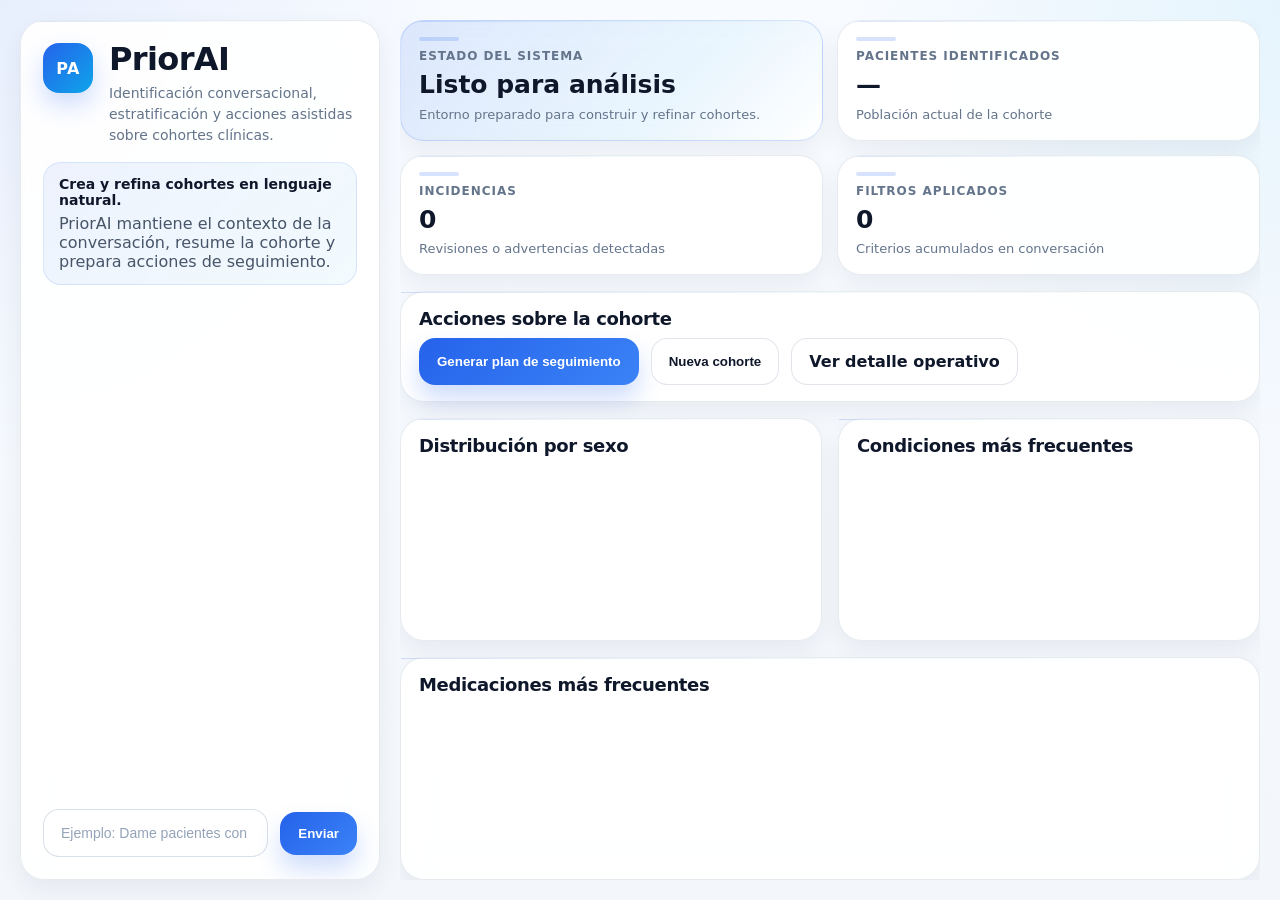
<file: frontend/index.html>
<!DOCTYPE html>
<html lang="es">
<head>
  <meta charset="UTF-8" />
  <meta name="viewport" content="width=device-width, initial-scale=1.0" />
  <title>PriorAI</title>
  <link rel="stylesheet" href="./styles.css" />
  <script src="https://cdn.plot.ly/plotly-2.35.2.min.js"></script>
</head>
<body>
  <div class="app main-app">
    <aside class="chat-column">
      <div class="panel conversation-panel">
        <div class="panel-header brand-header">
          <div class="brand-mark">PA</div>
          <div>
            <h1>PriorAI</h1>
            <p class="subtitle">
              Identificación conversacional, estratificación y acciones asistidas sobre cohortes clínicas.
            </p>
          </div>
        </div>

        <div class="hero-note compact-hero-note">
          <strong>Crea y refina cohortes en lenguaje natural.</strong>
          <span>
            PriorAI mantiene el contexto de la conversación, resume la cohorte y prepara acciones de seguimiento.
          </span>
        </div>

        <div id="chat-messages" class="chat-messages"></div>

        <form id="chat-form" class="chat-form">
          <input
            id="chat-input"
            type="text"
            placeholder="Ejemplo: Dame pacientes con diabetes."
            autocomplete="off"
          />
          <button type="submit">Enviar</button>
        </form>
      </div>
    </aside>

    <main class="dashboard-column dashboard-main dashboard-main-compact">
      <section class="summary-grid summary-grid-compact">
        <div class="summary-card summary-highlight">
          <span class="summary-label">Estado del sistema</span>
          <span class="summary-value">Listo para análisis</span>
          <span class="summary-meta">Entorno preparado para construir y refinar cohortes.</span>
          <span id="cohort-id" class="visually-hidden">—</span>
        </div>

        <div class="summary-card">
          <span class="summary-label">Pacientes identificados</span>
          <span id="cohort-size" class="summary-value">—</span>
          <span class="summary-meta">Población actual de la cohorte</span>
        </div>

        <div class="summary-card">
          <span class="summary-label">Incidencias</span>
          <span id="warnings-count" class="summary-value">0</span>
          <span class="summary-meta">Revisiones o advertencias detectadas</span>
        </div>

        <div class="summary-card">
          <span class="summary-label">Filtros aplicados</span>
          <span id="filters-count" class="summary-value">0</span>
          <span class="summary-meta">Criterios acumulados en conversación</span>
        </div>
      </section>

      <section class="actions-section">
        <div class="card actions-card compact-card">
          <div class="card-header card-header-stack compact-card-header compact-card-header-minimal">
            <h2>Acciones sobre la cohorte</h2>
          </div>
          <div class="actions-row">
            <button id="followup-btn" class="primary-action-btn">
              Generar plan de seguimiento
            </button>

            <button id="reset-btn" class="secondary-action-btn">
              Nueva cohorte
            </button>

            <a class="secondary-link-btn" href="./stats.html">
              Ver detalle operativo
            </a>
          </div>
        </div>
      </section>

      <section class="charts-grid main-charts-grid compact-charts-grid">
        <div class="card chart-card">
          <div class="card-header chart-header compact-chart-header compact-chart-header-minimal">
          <h2>Distribución por sexo</h2>
        </div>
          <div id="sex-chart" class="chart chart-main"></div>
        </div>

        <div class="card chart-card">
          <div class="card-header chart-header compact-chart-header compact-chart-header-minimal">
          <h2>Condiciones más frecuentes</h2>
        </div>
          <div id="conditions-chart" class="chart chart-main"></div>
        </div>

        <div class="card chart-card full-width">
          <div class="card-header chart-header compact-chart-header compact-chart-header-minimal">
          <h2>Medicaciones más frecuentes</h2>
        </div>
          <div id="medications-chart" class="chart chart-main-large"></div>
        </div>
      </section>
    </main>
  </div>

  <script src="./app.js"></script>
</body>
</html>
</file>
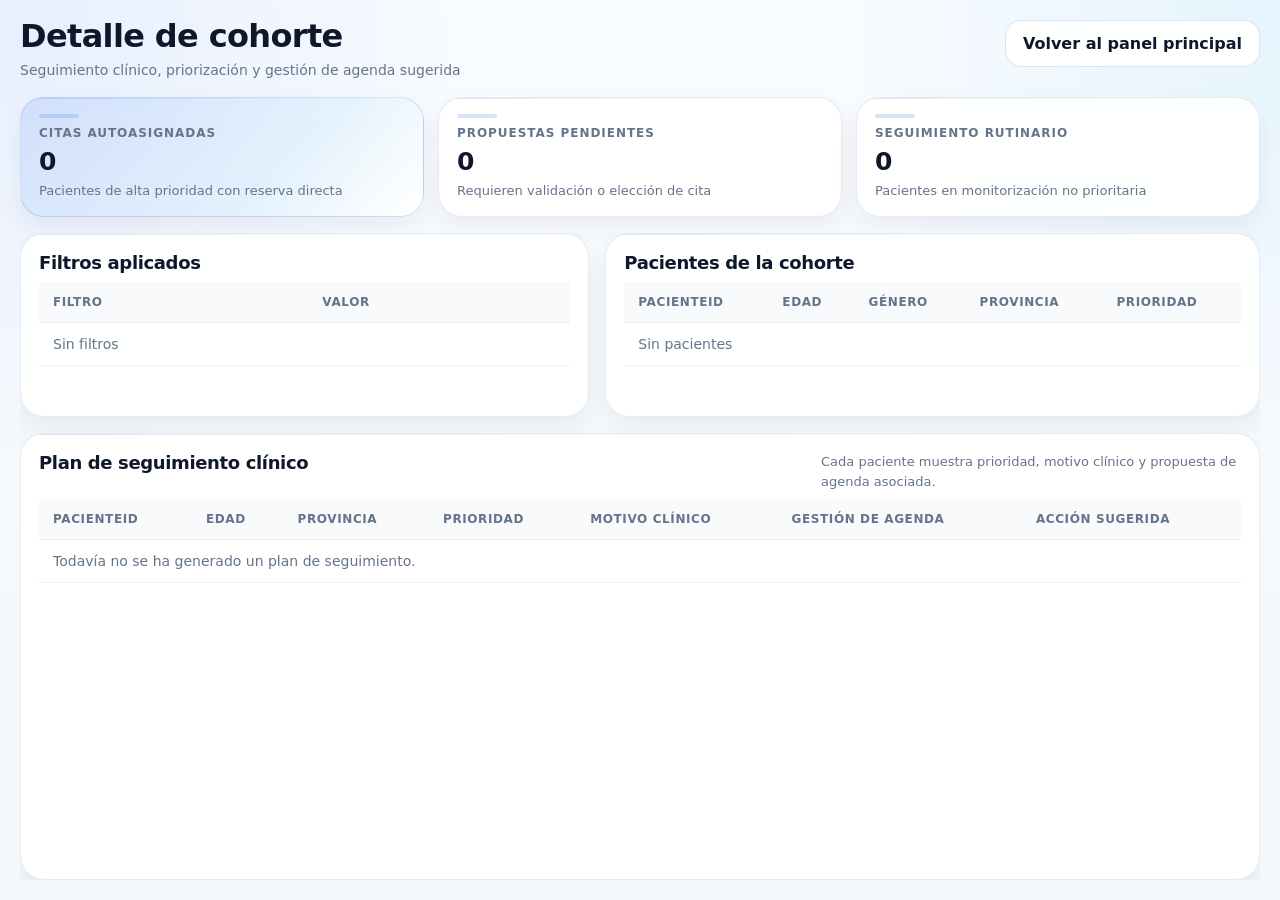
<file: frontend/stats.html>
<!DOCTYPE html>
<html lang="es">
<head>
  <meta charset="UTF-8" />
  <meta name="viewport" content="width=device-width, initial-scale=1.0" />
  <title>Detalle de cohorte</title>
  <link rel="stylesheet" href="./styles.css" />
</head>
<body class="stats-body">
  <div class="stats-page compact-stats-page no-page-scroll">
    <header class="stats-header compact-stats-header">
      <div>
        <h1>Detalle de cohorte</h1>
        <p class="subtitle">Seguimiento clínico, priorización y gestión de agenda sugerida</p>
      </div>
      <a class="secondary-link-btn" href="./index.html">Volver al panel principal</a>
    </header>

    <section class="booking-summary-grid compact-booking-summary-grid">
      <div class="summary-card mini-summary-card summary-highlight-soft">
        <span class="summary-label">Citas autoasignadas</span>
        <span id="auto-booked-count" class="summary-value">0</span>
        <span class="summary-meta">Pacientes de alta prioridad con reserva directa</span>
      </div>

      <div class="summary-card mini-summary-card">
        <span class="summary-label">Propuestas pendientes</span>
        <span id="pending-count" class="summary-value">0</span>
        <span class="summary-meta">Requieren validación o elección de cita</span>
      </div>

      <div class="summary-card mini-summary-card">
        <span class="summary-label">Seguimiento rutinario</span>
        <span id="routine-count" class="summary-value">0</span>
        <span class="summary-meta">Pacientes en monitorización no prioritaria</span>
      </div>
    </section>

    <section class="stats-grid compact-stats-grid compact-stats-grid-tight">
      <div class="card small-filters-card">
        <div class="card-header chart-header compact-chart-header compact-chart-header-minimal">
          <h2>Filtros aplicados</h2>
        </div>
        <div class="table-wrapper stats-table-wrapper">
          <table class="data-table">
            <thead>
              <tr>
                <th>Filtro</th>
                <th>Valor</th>
              </tr>
            </thead>
            <tbody id="filters-table-body">
              <tr>
                <td colspan="2" class="empty-cell">Sin filtros</td>
              </tr>
            </tbody>
          </table>
        </div>
      </div>

      <div class="card">
        <div class="card-header chart-header compact-chart-header compact-chart-header-minimal">
          <h2>Pacientes de la cohorte</h2>
        </div>
        <div class="table-wrapper stats-table-wrapper">
          <table class="data-table">
            <thead>
              <tr>
                <th>PacienteID</th>
                <th>Edad</th>
                <th>Género</th>
                <th>Provincia</th>
                <th>Prioridad</th>
              </tr>
            </thead>
            <tbody id="patients-table-body">
              <tr>
                <td colspan="5" class="empty-cell">Sin pacientes</td>
              </tr>
            </tbody>
          </table>
        </div>
      </div>

      <div class="card full-span">
        <div class="card-header chart-header compact-chart-header compact-chart-header-minimal">
          <h2>Plan de seguimiento clínico</h2>
          <p class="muted action-copy">Cada paciente muestra prioridad, motivo clínico y propuesta de agenda asociada.</p>
        </div>
        <div class="table-wrapper stats-table-wrapper large-table compact-large-table">
          <table class="data-table followup-table">
            <thead>
              <tr>
                <th>PacienteID</th>
                <th>Edad</th>
                <th>Provincia</th>
                <th>Prioridad</th>
                <th>Motivo clínico</th>
                <th>Gestión de agenda</th>
                <th>Acción sugerida</th>
              </tr>
            </thead>
            <tbody id="followup-table-body">
              <tr>
                <td colspan="7" class="empty-cell">
                  Todavía no se ha generado un plan de seguimiento.
                </td>
              </tr>
            </tbody>
          </table>
        </div>
      </div>
    </section>
  </div>

  <script src="./stats.js?v=6"></script>
</body>
</html>
</file>
<file: frontend/styles.css>
* {
  box-sizing: border-box;
}

:root {
  --bg: #f3f7fc;
  --bg-soft: #eef4fb;
  --panel: rgba(255, 255, 255, 0.92);
  --panel-strong: #ffffff;
  --border: rgba(148, 163, 184, 0.22);
  --border-strong: rgba(148, 163, 184, 0.32);
  --text: #0f172a;
  --muted: #64748b;
  --muted-strong: #475569;
  --primary: #2563eb;
  --primary-dark: #1d4ed8;
  --primary-soft: rgba(37, 99, 235, 0.1);
  --success: #16a34a;
  --success-soft: rgba(22, 163, 74, 0.12);
  --warning: #ea580c;
  --warning-soft: rgba(234, 88, 12, 0.12);
  --danger: #dc2626;
  --danger-soft: rgba(220, 38, 38, 0.12);
  --shadow-sm: 0 10px 24px rgba(15, 23, 42, 0.06);
  --shadow-md: 0 18px 48px rgba(15, 23, 42, 0.08);
  --radius-xl: 24px;
  --radius-lg: 18px;
  --radius-md: 14px;
  --user-bg: linear-gradient(135deg, rgba(219, 234, 254, 0.95), rgba(191, 219, 254, 0.95));
  --bot-bg: #f8fafc;
}

html,
body {
  margin: 0;
  height: 100%;
  overflow: hidden;
  font-family: Inter, ui-sans-serif, system-ui, -apple-system, BlinkMacSystemFont, "Segoe UI", sans-serif;
  background:
    radial-gradient(circle at top left, rgba(37, 99, 235, 0.08), transparent 30%),
    radial-gradient(circle at top right, rgba(14, 165, 233, 0.08), transparent 28%),
    linear-gradient(180deg, #f8fbff 0%, var(--bg) 100%);
  color: var(--text);
}

body {
  min-height: 100vh;
}

a {
  color: inherit;
}

.main-app {
  display: grid;
  grid-template-columns: 400px minmax(0, 1fr);
  gap: 20px;
  height: 100vh;
  padding: 20px;
  overflow: hidden;
}

.chat-column,
.dashboard-column {
  min-width: 0;
  min-height: 0;
}

.panel,
.card,
.summary-card {
  background: var(--panel);
  backdrop-filter: blur(14px);
  border: 1px solid var(--border);
  border-radius: var(--radius-xl);
  box-shadow: var(--shadow-sm);
}

.panel {
  height: 100%;
  display: flex;
  flex-direction: column;
  padding: 22px;
  overflow: hidden;
}

.conversation-panel {
  position: relative;
}

.conversation-panel::before,
.card::before,
.summary-card::before {
  content: "";
  position: absolute;
  inset: 0 auto auto 0;
  width: 100%;
  height: 1px;
  background: linear-gradient(90deg, rgba(37, 99, 235, 0.18), rgba(14, 165, 233, 0.06), transparent);
  pointer-events: none;
}

.card,
.summary-card {
  position: relative;
}

.brand-header {
  display: flex;
  align-items: flex-start;
  gap: 16px;
  margin-bottom: 16px;
}

.brand-mark {
  width: 50px;
  height: 50px;
  border-radius: 16px;
  display: grid;
  place-items: center;
  background: linear-gradient(135deg, var(--primary), #0ea5e9);
  color: #fff;
  font-weight: 800;
  letter-spacing: 0.02em;
  box-shadow: 0 12px 24px rgba(37, 99, 235, 0.22);
  flex-shrink: 0;
}

.eyebrow {
  display: inline-flex;
  align-items: center;
  gap: 8px;
  margin-bottom: 8px;
  color: var(--primary-dark);
  font-size: 11px;
  font-weight: 800;
  letter-spacing: 0.12em;
  text-transform: uppercase;
}

h1,
h2 {
  letter-spacing: -0.02em;
}

h1 {
  margin: 0 0 6px 0;
  font-size: 32px;
  line-height: 1.05;
}

h2 {
  margin: 0;
  font-size: 21px;
  line-height: 1.15;
}

.subtitle,
.muted {
  margin: 0;
  color: var(--muted);
  font-size: 14px;
  line-height: 1.5;
}

.hero-note {
  display: grid;
  gap: 6px;
  padding: 14px 16px;
  border-radius: 18px;
  background: linear-gradient(135deg, rgba(37, 99, 235, 0.08), rgba(14, 165, 233, 0.05));
  border: 1px solid rgba(37, 99, 235, 0.12);
  color: var(--muted-strong);
  margin-bottom: 14px;
  flex-shrink: 0;
}

.compact-hero-note {
  padding: 13px 15px;
}

.hero-note strong {
  color: var(--text);
  font-size: 14px;
}

.chat-messages {
  flex: 1;
  min-height: 0;
  overflow-y: auto;
  padding: 4px 2px 10px;
  margin-bottom: 14px;
  scroll-behavior: smooth;
}

.chat-messages::-webkit-scrollbar,
.table-wrapper::-webkit-scrollbar,
.stats-table-wrapper::-webkit-scrollbar {
  width: 10px;
  height: 10px;
}

.chat-messages::-webkit-scrollbar-thumb,
.table-wrapper::-webkit-scrollbar-thumb,
.stats-table-wrapper::-webkit-scrollbar-thumb {
  background: rgba(148, 163, 184, 0.45);
  border-radius: 999px;
  border: 2px solid transparent;
  background-clip: padding-box;
}

.message {
  position: relative;
  margin-bottom: 14px;
  padding: 14px 16px;
  border-radius: 18px;
  line-height: 1.6;
  white-space: pre-wrap;
  font-size: 14px;
  border: 1px solid transparent;
  box-shadow: 0 8px 22px rgba(15, 23, 42, 0.04);
}

.message.user {
  background: var(--user-bg);
  margin-left: 32px;
  border-color: rgba(37, 99, 235, 0.12);
}

.message.bot {
  background: var(--bot-bg);
  margin-right: 32px;
  border-color: rgba(148, 163, 184, 0.16);
}

.chat-form {
  display: grid;
  grid-template-columns: 1fr auto;
  gap: 12px;
  align-items: center;
  flex-shrink: 0;
}

.chat-form input {
  width: 100%;
  padding: 15px 17px;
  border-radius: 16px;
  border: 1px solid rgba(148, 163, 184, 0.34);
  outline: none;
  font-size: 14px;
  background: rgba(255, 255, 255, 0.94);
  color: var(--text);
  transition: 0.2s ease;
}

.chat-form input::placeholder {
  color: #94a3b8;
}

.chat-form input:focus {
  border-color: rgba(37, 99, 235, 0.42);
  box-shadow: 0 0 0 5px rgba(37, 99, 235, 0.1);
}

.chat-form button,
.primary-action-btn,
.secondary-link-btn,
.secondary-action-btn,
.slot-action-btn {
  transition: 0.18s ease;
}

.chat-form button,
.primary-action-btn {
  border: none;
  border-radius: 16px;
  padding: 14px 18px;
  background: linear-gradient(135deg, var(--primary), #3b82f6);
  cursor: pointer;
  font-weight: 800;
  color: #fff;
  box-shadow: 0 14px 24px rgba(37, 99, 235, 0.22);
}

.chat-form button:hover,
.primary-action-btn:hover {
  transform: translateY(-1px);
  background: linear-gradient(135deg, var(--primary-dark), var(--primary));
}

.dashboard-main {
  display: grid;
  gap: 16px;
  min-width: 0;
  min-height: 0;
  overflow: hidden;
}

.dashboard-main-compact {
  grid-template-rows: auto auto auto;
}

.compact-charts-grid {
  align-content: start;
}

.summary-grid {
  display: grid;
  grid-template-columns: repeat(4, minmax(0, 1fr));
  gap: 14px;
}

.summary-grid-compact {
  align-content: start;
}

.summary-card {
  padding: 16px 18px;
  min-height: 104px;
  display: flex;
  flex-direction: column;
  justify-content: center;
  position: relative;
  overflow: hidden;
}

.summary-card::after {
  content: "";
  position: absolute;
  top: 16px;
  left: 18px;
  width: 40px;
  height: 4px;
  border-radius: 999px;
  background: rgba(37, 99, 235, 0.18);
}

.summary-highlight,
.summary-highlight-soft {
  background: linear-gradient(135deg, rgba(37, 99, 235, 0.12), rgba(14, 165, 233, 0.06) 65%, rgba(255, 255, 255, 0.98));
  border-color: rgba(37, 99, 235, 0.18);
}

.summary-label {
  font-size: 12px;
  color: var(--muted);
  margin: 12px 0 8px;
  font-weight: 700;
  text-transform: uppercase;
  letter-spacing: 0.08em;
}

.summary-value {
  font-size: 25px;
  line-height: 1.1;
  font-weight: 800;
  word-break: break-word;
  color: var(--text);
}

.summary-meta {
  margin-top: 7px;
  font-size: 13px;
  color: var(--muted);
  line-height: 1.4;
}

.actions-card,
.card {
  padding: 18px;
}

.compact-card {
  padding: 16px 18px;
}

.card-header {
  display: flex;
  align-items: center;
  justify-content: space-between;
  gap: 14px;
  margin-bottom: 14px;
}

.card-header-stack {
  align-items: flex-start;
}

.compact-card-header,
.compact-chart-header {
  margin-bottom: 12px;
}

.compact-card-header-minimal,
.compact-chart-header-minimal {
  margin-bottom: 8px;
}

.compact-card-header-minimal h2,
.compact-chart-header-minimal h2 {
  font-size: 18px;
  line-height: 1.2;
}

.action-copy {
  max-width: 420px;
  font-size: 13px;
}

.actions-row {
  display: flex;
  gap: 12px;
  flex-wrap: wrap;
}

.secondary-link-btn,
.secondary-action-btn {
  border-radius: 16px;
  padding: 13px 17px;
  cursor: pointer;
  font-weight: 800;
  text-decoration: none;
  display: inline-flex;
  align-items: center;
  justify-content: center;
  color: var(--text);
  background: rgba(255, 255, 255, 0.94);
  border: 1px solid rgba(148, 163, 184, 0.28);
  box-shadow: inset 0 1px 0 rgba(255,255,255,0.5);
}

.secondary-link-btn:hover,
.secondary-action-btn:hover {
  transform: translateY(-1px);
  border-color: rgba(37, 99, 235, 0.26);
  background: #ffffff;
}

.primary-action-btn:disabled {
  cursor: not-allowed;
  opacity: 0.7;
  transform: none;
}

.main-charts-grid {
  display: grid;
  grid-template-columns: minmax(0, 1fr) minmax(0, 1fr);
  gap: 16px;
  min-height: 0;
  overflow: visible;
}

.full-width {
  grid-column: 1 / -1;
}

.chart-card {
  min-height: 0;
  overflow: visible;
  padding-top: 16px;
}

.chart {
  width: 100%;
  border-radius: 18px;
}

.chart-main {
  height: 236px;
}

#sex-chart.chart-main {
  height: 250px;
}

.chart-main-large {
  height: 228px;
}

.chart-header {
  align-items: flex-start;
}

.table-wrapper {
  overflow: auto;
}

.data-table {
  width: 100%;
  border-collapse: separate;
  border-spacing: 0;
  font-size: 14px;
}

.data-table th,
.data-table td {
  text-align: left;
  padding: 13px 14px;
  border-bottom: 1px solid rgba(148, 163, 184, 0.16);
  vertical-align: top;
}

.data-table thead th {
  position: sticky;
  top: 0;
  background: rgba(248, 250, 252, 0.96);
  backdrop-filter: blur(6px);
  z-index: 1;
}

.data-table th {
  font-size: 12px;
  color: var(--muted);
  font-weight: 800;
  letter-spacing: 0.05em;
  text-transform: uppercase;
}

.data-table tbody tr:hover td {
  background: rgba(37, 99, 235, 0.035);
}

.followup-table td,
.followup-table th {
  white-space: nowrap;
}

.followup-table td:nth-child(5) {
  white-space: normal;
  min-width: 340px;
}

.followup-table td:nth-child(6) {
  white-space: normal;
  min-width: 360px;
}

.followup-table td:nth-child(7) {
  white-space: normal;
  min-width: 220px;
}

.empty-cell {
  color: var(--muted);
  text-align: center;
  padding: 28px 16px;
}

.priority-high,
.priority-medium,
.priority-low {
  font-weight: 800;
}

.priority-high {
  color: var(--danger);
}

.priority-medium {
  color: var(--warning);
}

.priority-low {
  color: var(--success);
}

.stats-page {
  padding: 20px;
  height: 100vh;
  overflow: hidden;
  display: grid;
  grid-template-rows: auto auto minmax(0, 1fr);
  gap: 16px;
}

.compact-stats-header {
  min-height: 0;
}

.stats-header {
  display: flex;
  justify-content: space-between;
  align-items: flex-start;
  gap: 16px;
}

.booking-summary-grid {
  display: grid;
  grid-template-columns: repeat(3, minmax(0, 1fr));
  gap: 14px;
}

.mini-summary-card {
  min-height: 104px;
}

.compact-stats-grid {
  display: grid;
  grid-template-columns: minmax(0, 1fr) minmax(0, 1.15fr);
  grid-template-rows: 184px minmax(0, 1fr);
  gap: 16px;
  min-height: 0;
  overflow: hidden;
}

.compact-stats-grid-tight {
  align-content: stretch;
}

.compact-stats-grid .card {
  min-height: 0;
  display: flex;
  flex-direction: column;
  overflow: hidden;
}

.compact-stats-grid .full-span {
  grid-column: 1 / -1;
}

.small-filters-card {
  max-height: 184px;
}

.stats-table-wrapper {
  flex: 1;
  min-height: 0;
  overflow-y: auto;
  overflow-x: auto;
}

.small-filters-card .stats-table-wrapper {
  max-height: 114px;
}

.compact-large-table {
  max-height: none;
}

.priority-chip,
.status-badge {
  display: inline-flex;
  align-items: center;
  padding: 6px 11px;
  border-radius: 999px;
  font-size: 12px;
  font-weight: 800;
  letter-spacing: 0.01em;
}

.priority-alta {
  background: rgba(220, 38, 38, 0.12);
  color: var(--danger);
}

.priority-media {
  background: rgba(234, 88, 12, 0.12);
  color: var(--warning);
}

.priority-baja {
  background: rgba(22, 163, 74, 0.12);
  color: var(--success);
}

.agenda-block {
  display: flex;
  flex-direction: column;
  gap: 10px;
  min-width: 300px;
}

.status-auto {
  background: rgba(22, 163, 74, 0.12);
  color: var(--success);
}

.status-pending {
  background: rgba(37, 99, 235, 0.12);
  color: var(--primary-dark);
}

.status-routine {
  background: rgba(100, 116, 139, 0.12);
  color: #475569;
}

.status-review {
  background: rgba(220, 38, 38, 0.12);
  color: var(--danger);
}

.agenda-card,
.slot-card,
.agenda-dropdown {
  background: rgba(248, 250, 252, 0.94);
  border: 1px solid rgba(148, 163, 184, 0.18);
  border-radius: 16px;
  padding: 12px 14px;
}

.slot-stack {
  display: flex;
  flex-direction: column;
  gap: 10px;
}

.agenda-main,
.slot-main {
  font-weight: 800;
  font-size: 13px;
  margin-bottom: 4px;
  color: var(--text);
}

.agenda-sub,
.slot-sub,
.agenda-note {
  font-size: 12px;
  color: var(--muted);
  line-height: 1.45;
}

.agenda-dropdown-summary {
  cursor: pointer;
  font-weight: 800;
  font-size: 13px;
  color: var(--text);
  list-style: none;
}

.agenda-dropdown summary::-webkit-details-marker {
  display: none;
}

.agenda-dropdown[open] {
  padding-bottom: 12px;
}

.agenda-dropdown .slot-stack {
  margin-top: 12px;
}

.agenda-actions {
  display: flex;
  gap: 8px;
  margin-top: 10px;
  flex-wrap: wrap;
}

.slot-action-btn {
  border: none;
  border-radius: 12px;
  padding: 9px 12px;
  font-size: 12px;
  font-weight: 800;
  cursor: pointer;
}

.slot-action-btn:hover {
  transform: translateY(-1px);
}

.cancel-booking-btn {
  background: rgba(220, 38, 38, 0.12);
  color: var(--danger);
}

.cancel-booking-btn:hover {
  background: rgba(220, 38, 38, 0.18);
}

.reschedule-booking-btn {
  background: rgba(37, 99, 235, 0.12);
  color: var(--primary-dark);
}

.reschedule-booking-btn:hover {
  background: rgba(37, 99, 235, 0.18);
}

.confirm-slot-btn {
  background: rgba(22, 163, 74, 0.12);
  color: var(--success);
}

.confirm-slot-btn:hover {
  background: rgba(22, 163, 74, 0.18);
}

.visually-hidden {
  position: absolute !important;
  width: 1px;
  height: 1px;
  padding: 0;
  margin: -1px;
  overflow: hidden;
  clip: rect(0, 0, 0, 0);
  white-space: nowrap;
  border: 0;
}

@media (max-width: 1360px) {
  .main-app {
    grid-template-columns: 360px minmax(0, 1fr);
  }

  .summary-grid {
    grid-template-columns: repeat(2, minmax(0, 1fr));
  }
}

@media (max-width: 1120px) {
  html,
  body {
    overflow: auto;
  }

  .main-app {
    grid-template-columns: 1fr;
    height: auto;
    min-height: 100vh;
  }

  .panel {
    min-height: 560px;
    height: auto;
  }

  .stats-page {
    height: auto;
    overflow: visible;
    grid-template-rows: auto;
  }

  .stats-header {
    flex-direction: column;
    align-items: flex-start;
  }

  .main-charts-grid,
  .compact-stats-grid,
  .booking-summary-grid {
    grid-template-columns: 1fr;
  }

  .compact-stats-grid {
    grid-template-rows: auto;
  }

  .compact-stats-grid .full-span,
  .full-width {
    grid-column: auto;
  }
}

@media (max-width: 720px) {
  .main-app,
  .stats-page {
    padding: 14px;
    gap: 14px;
  }

  .panel,
  .card,
  .summary-card {
    border-radius: 20px;
  }

  .brand-header {
    flex-direction: column;
  }

  h1 {
    font-size: 30px;
  }

  h2 {
    font-size: 20px;
  }

  .summary-grid,
  .booking-summary-grid {
    grid-template-columns: 1fr;
  }

  .chat-form {
    grid-template-columns: 1fr;
  }

  .actions-row {
    flex-direction: column;
  }

  .secondary-link-btn,
  .secondary-action-btn,
  .primary-action-btn,
  .chat-form button {
    width: 100%;
  }
}
.main-charts-grid .chart-card:first-child {
  max-height: 340px;
  overflow-y: auto !important;
  overflow-x: hidden;
}

#sex-chart.chart-main {
  height: 320px !important;
}
</file>
